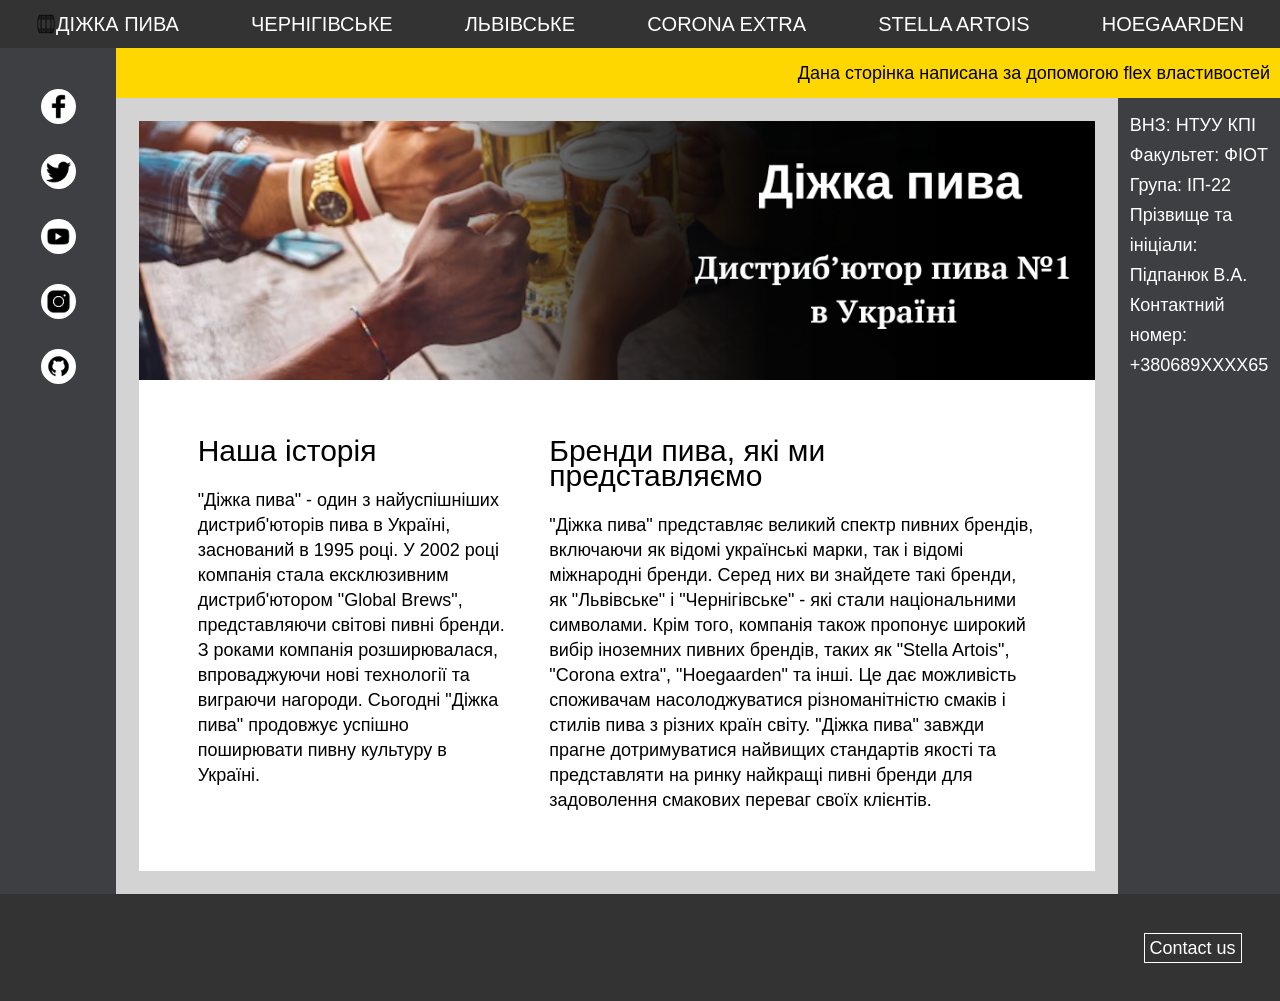
<file: index.html>
<!DOCTYPE html>
<html>
	<head>
		<title>title</title>
		<link rel="stylesheet" href="css/style.css" />
		<meta http-equiv="Content-type" content="text/html;charset=UTF-8" />
		<meta name="viewport" content="width = device - width" initial-scale = 1>
	</head>
	<body>
		<div class="content">
			<div class="navbar">
					<a href="index.html"><img src="img/icons8-wooden-beer-keg-100.png" alt="#">ДІЖКА ПИВА</a>
					<a href="chernihivske.html">ЧЕРНІГІВСЬКЕ</a>
					<a href="lvivske.html">ЛЬВІВСЬКЕ</a>
					<a href="corona.html">CORONA EXTRA</a>
					<a href="stella_artois.html">STELLA ARTOIS</a>
					<a href="hoegaarden.html">HOEGAARDEN</a>
			</div>
			<div class="row">
				<div class="block2">
					<div class="toolbar_item"><a class="icon" href="https://uk-ua.facebook.com/">
						<img src="img/icons8-facebook-500.png" alt="#">
					</a></div>
					<div class="toolbar_item"><a class="icon" href="https://twitter.com/" target="_blank">
						<img src="img/icons8-twitter-500.png" alt="#">
					</a></div>
					<div class="toolbar_item"><a class="icon" href="https://www.youtube.com/" target="_blank">
						<img src="img/icons8-youtube-500.png" alt="#">
					</a></div>
					<div class="toolbar_item"><a class="icon" href="https://www.instagram.com/" target="_blank">
						<img src="img/icons8-instagram-500.png" alt="#">
					</a></div>
					<div class="toolbar_item"><a class="icon" href="https://github.com/" target="_blank">
						<img src="img/icons8-github-512.png" alt="#">
					</a></div>

				</div>
				<div class="column">
					<div class="block3">
						Дана сторінка написана за допомогою flex властивостей
					</div>
					<div class="row">
						<div class="block4">
							<img src="img/mainwall.png" alt="#">
							<div class="main_text">
								<div class="main_text1">
									<h1>Наша історія</h1>
									<br>
									<b>
										"Діжка пива" - один з найуспішніших дистриб'юторів пива в Україні, заснований в 1995 році. У 2002 році компанія стала ексклюзивним дистриб'ютором "Global Brews", представляючи світові пивні бренди. З роками компанія розширювалася, впроваджуючи нові технології та виграючи нагороди. Сьогодні "Діжка пива" продовжує успішно поширювати пивну культуру в Україні.
									</b>	
								</div>
								<div class="main_text2">
									<h1>Бренди пива, які ми представляємо</h1>
								<br>
								<b>
									"Діжка пива" представляє великий спектр пивних брендів, включаючи як відомі українські марки, так і відомі міжнародні бренди. Серед них ви знайдете такі бренди, як "Львівське" і "Чернігівське" - які стали національними символами.

Крім того, компанія також пропонує широкий вибір іноземних пивних брендів, таких як "Stella Artois", "Corona extra", "Hoegaarden" та інші. Це дає можливість споживачам насолоджуватися різноманітністю смаків і стилів пива з різних країн світу.

"Діжка пива" завжди прагне дотримуватися найвищих стандартів якості та представляти на ринку найкращі пивні бренди для задоволення смакових переваг своїх клієнтів.
								</b>
								</div>
							</div>
						</div>
						<div class="block5">
							<div class="contacts">
								<ul>
									<li>ВНЗ: НТУУ КПІ</li>
									<li>Факультет: ФІОТ</li>
									<li>Група: ІП-22</li>
									<li>Прізвище та ініціали: Підпанюк В.А.</li>
									<li>Контактний номер: +380689ХХХХ65</li>
								</ul>
							</div>
						</div>
					</div>
				</div>
			</div>
			<div class="footer">
				<div class="footer_item">
					Contact us
				</div>
			</div>
		</div>
	</body>
</html>
</file>
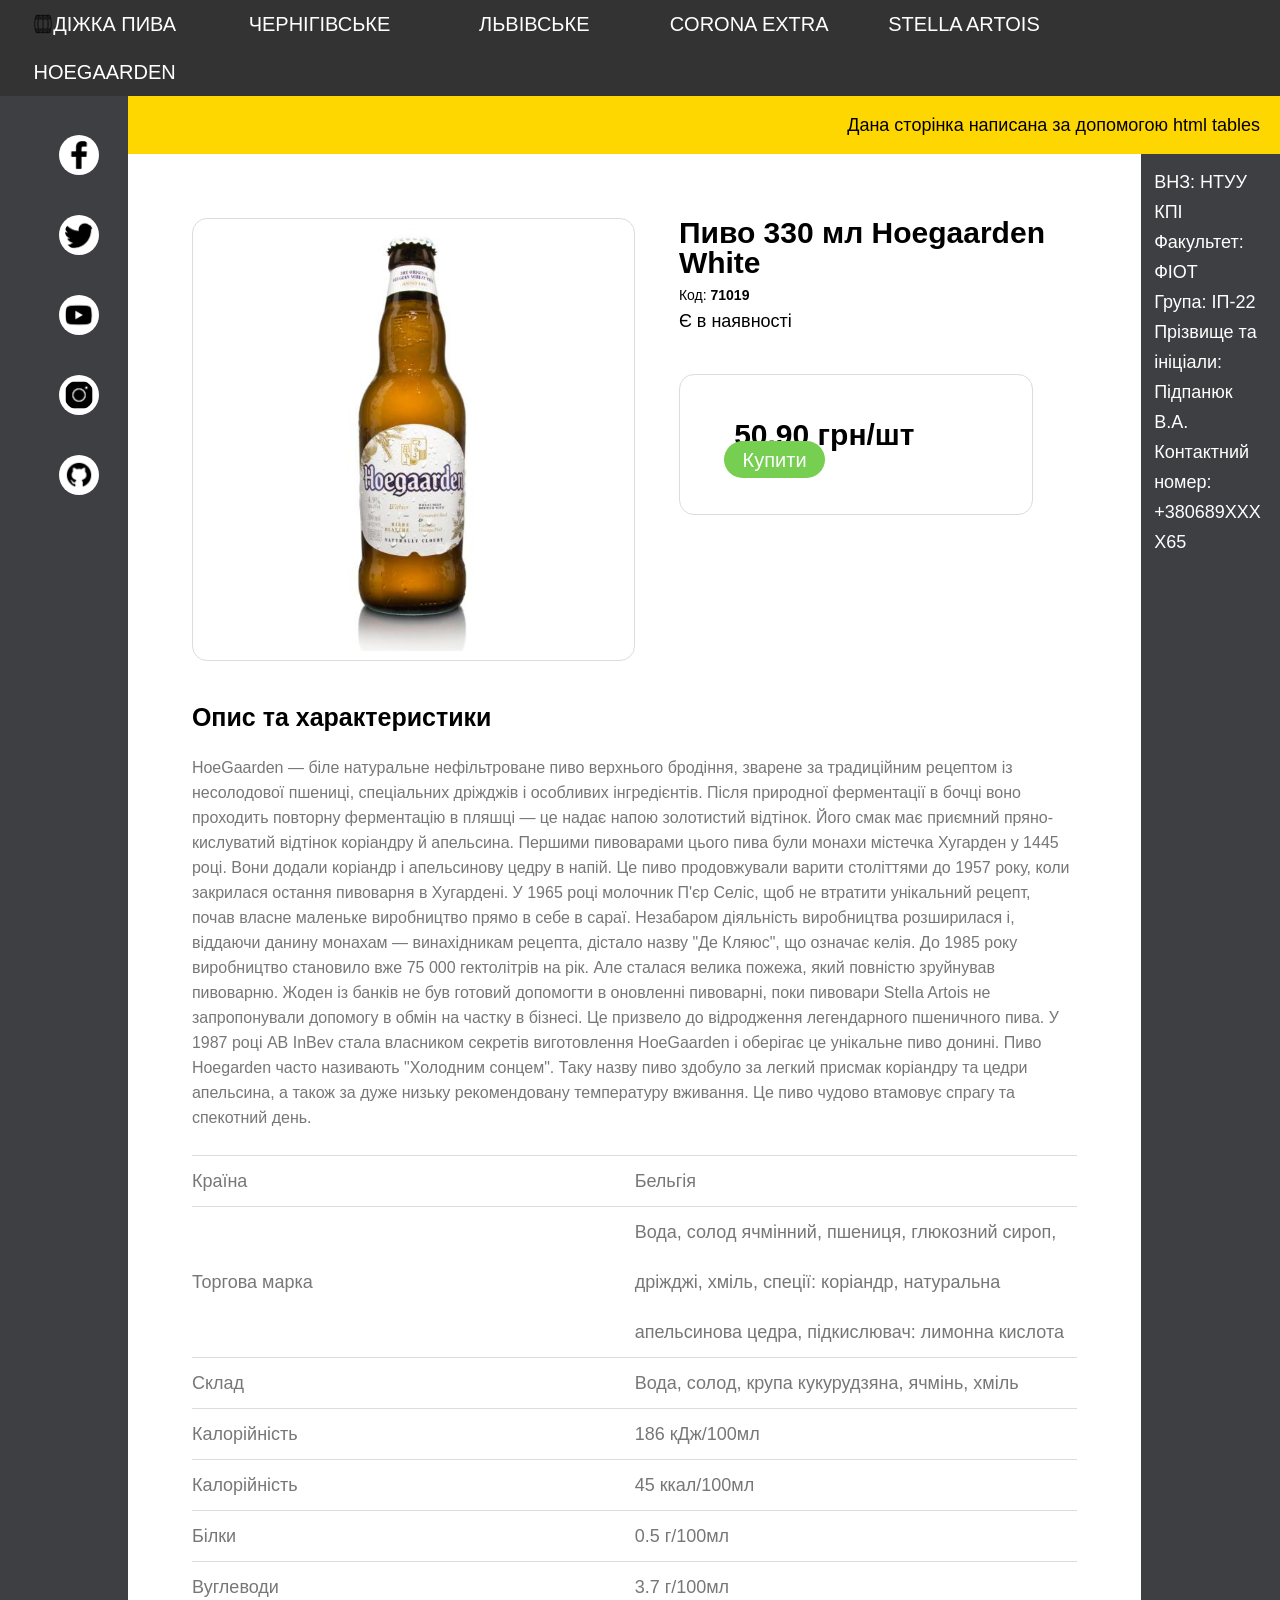
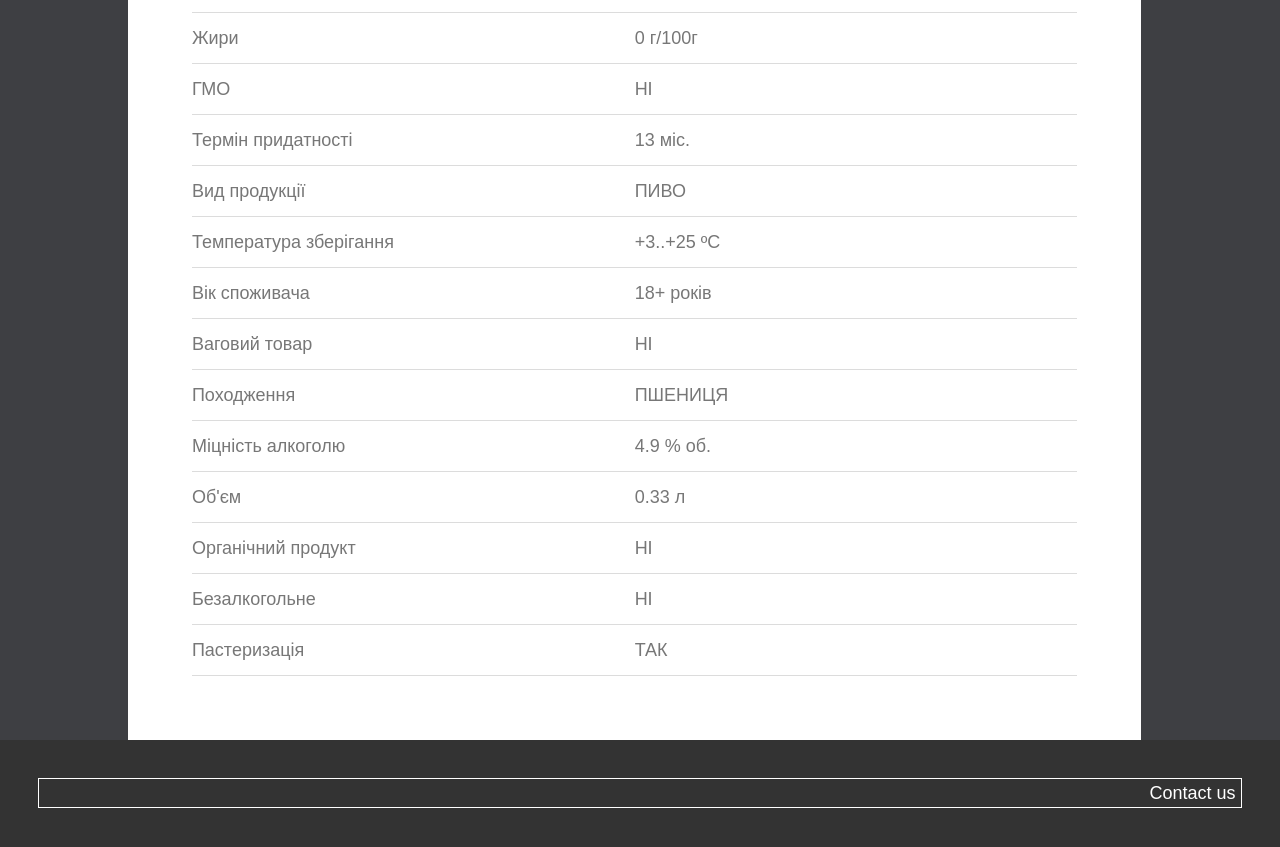
<file: hoegaarden.html>
<!DOCTYPE html>
	<head>
		<title>title</title>
		<!-- <link rel="stylesheet" href="css/side_pages_style_table.css" /> -->
		<meta http-equiv="Content-type" content="text/html;charset=UTF-8" />

		<style>
			@charset "UTF-8";
/*Обнуление*/
* {
  padding: 0;
  margin: 0;
  border: 0;
}

*, *:before, *:after {
  -webkit-box-sizing: border-box;
  box-sizing: border-box;
}

:focus, :active {
  outline: none;
}

a:focus, a:active {
  outline: none;
}

nav, footer, header, aside {
  display: block;
}

html, body {
  height: 100%;
  width: 100%;
  font-size: 100%;
  line-height: 1;
  font-size: 14px;
  -ms-text-size-adjust: 100%;
  -moz-text-size-adjust: 100%;
  -webkit-text-size-adjust: 100%;
}

input, button, textarea {
  font-family: inherit;
}

input::-ms-clear {
  display: none;
}

button {
  cursor: pointer;
}

button::-moz-focus-inner {
  padding: 0;
  border: 0;
}

a, a:visited {
  text-decoration: none;
}

a:hover {
  text-decoration: none;
}

ul li {
  list-style: none;
}

img {
  vertical-align: top;
}

h1, h2, h3, h4, h5, h6 {
  font-size: inherit;
  font-weight: inherit;
}

/*--------------------*/
body {
  background-color: lightgray;
  font-family: arial;
  margin: 0;
}

.content {
  width: fit-content;
  height: fit-content;
  font-size: 18px;
  overflow-wrap: break-word;
}

table{
  border-collapse: collapse;
}

.navbar {
  position: sticky;
  top: 0;
  width: 100%;
  height: fit-content;
  font-size: 20px;
  background-color: #333;
  color: white;
  table-layout: fixed;
}

.navbar img{
  color: white;
  height: 20px;
  width: 20px;
}



.navbar a {
  display: inline-block;
  color: white;
  width: 16.35%;
  min-width: 200px;
  padding: 14px 20px;
  text-decoration: none;
  text-align: center;
}

.navbar a:hover {
  background-color: #ddd;
  color: black;
}


.navbar img {
  color: white;
  height: 20px;
  width: 20px;
}

.block2 {
  width: 15%;
  vertical-align: top;
  width: 10%;
  padding: 1.5%;
  background-color: #3E3F43;
}

.block2 tr{
  width: 20%;
}

.block2 a {
  margin: 15px;
  justify-content: center;
  align-items: center;
  border-radius: 20px;
  height: 40px;
  width: 40px;
  margin-top: 20px;
  margin: 20px;
}

.block2 img {
  background-color: #fff;
  padding: 5px;
  border-radius: 20px;
  height: 40px;
  width: 40px;
  margin-top: 20px;
  margin: 20px;
}

.block3 {
  height: fit-content;
  padding: 20px;
  background-color: gold;
  text-align: right;
}

.block4 {
  min-width: 80%;
  width: fit-content;
  margin: 30px;
  padding: 5%;
  background-color: white;
}

.block4 img{
  border: 1px solid rgb(220, 220, 220);
  padding: 2%;
  border-radius: 15px;
}

.block4 img{
  width: 100%;
  height: auto;
}

.description_head{
  vertical-align: top;
  min-width: 150px;
  width: 50%;
  margin: 2%;
}


.block4 h1, h2{
  font-size: 30px;
  margin-left: 10%;
}

.block4 h1{
}

.description{

  padding-top: 5%;
  justify-content: start;
  flex-direction: column;
  font-size: 16px;
  font-weight: 200;
  line-height: 25px;
  color: #777;
}

.characteristic_item{
  border-top: 1px solid rgb(220, 220, 220);
  color: #777;
  line-height: 50px;
}
.characteristic_name{
  width: 50%;
}
.characteristic_value{
  width: 50%;
}

.description h2{
  font-size: 25px;
  color: #000;
  margin: 0;
}


.code{
  margin-top: 10px;
  margin-left: 10%;
  font-size: 14px;
  font-weight: normal;
}

.availability{
  margin-top: 10px;
  margin-left: 10%;
}

.price{
  border: 1px solid rgb(220, 220, 220);
  border-radius: 15px;
  margin: 10%;
  padding: 10%;
  margin-left: 10%;
}
.price b{
  font-size: 30px;
  padding: 10px;
}

.price a{
  padding: 3%;
  padding-right: 7%;
  padding-left: 7%;
  font-size: 20px;
  border-radius: 20px;
  background-color: rgb(118, 207, 81);
}

.price a:visited{
  color: #fff;
}
.price a:link{
  color: #fff;
}

.price a:hover{
  background-color: rgb(64, 159, 57);
}

.price a:active{
  background-color: rgb(64, 200, 40);
}


.block5 {
  vertical-align: top;
  font-size: 100%;
  background-color: white;
  width: 10%;
  background-color: #3E3F43;
  padding: 1%;
  color: #fff;
  line-height: 30px;
  overflow-wrap: break-word;
}


.footer{
  background-color: #333;
  color: white;
  padding: 3%;
}


.footer_item{
  text-align: right;
  right: 0;
  align-self: end;
  justify-self: end;
  padding: 5px;
  border: 1px solid white;
}
		</style>
	</head>
	<body>
		<div class="content">
		<table>
			<tr>
				<td class="navbar" colspan="5">
					<a href="index.html"><img src="img/icons8-wooden-beer-keg-100.png" alt="#">ДІЖКА ПИВА</a>
					<a href="chernihivske.html">ЧЕРНІГІВСЬКЕ</a>
					<a href="lvivske.html">ЛЬВІВСЬКЕ</a>
					<a href="corona.html">CORONA EXTRA</a>
					<a href="stella_artois.html">STELLA ARTOIS</a>
					<a href="hoegaarden.html">HOEGAARDEN</a>
				</td>
			</tr>

			<tr>
				<td class="block2" rowspan="2">
					<a class="icon" href="https://uk-ua.facebook.com/">
						<img src="img/icons8-facebook-500.png" alt="#">
					</a>
					<br>
					<a class="icon" href="https://twitter.com/" target="_blank">
						<img src="img/icons8-twitter-500.png" alt="#">
					</a>
					<br>
					<a class="icon" href="https://www.youtube.com/" target="_blank">
						<img src="img/icons8-youtube-500.png" alt="#">
					</a>
					<br>
					<a class="icon" href="https://www.instagram.com/" target="_blank">
						<img src="img/icons8-instagram-500.png" alt="#">
					</a>
					<br>
					<a class="icon" href="https://github.com/" target="_blank">
						<img src="img/icons8-github-512.png" alt="#">
					</a>
				</td>
				<td class="block3" colspan="2">
					Дана сторінка написана за допомогою html tables
				</td>
			</tr>
			<tr>
				<td class="block4">
					<table>
						<tr>
							<td class="photo"><img src="img/hoegaarden.jpg" alt="#"></td>
							<td class="description_head">
								<h1><b>Пиво 330 мл Hoegaarden White</b></h1>
								<div class="code">Код: <b>71019</b></div>
								<div class="availability">
									Є в наявності
								</div>
								<div class="price">
									<b>50.90 грн/шт</b>
									<a href="#">Купити</a>
								</div>
							</td>
						</tr>

						<tr>
							<td class="description" colspan="2">
								<h2><b>Опис та характеристики</b></h2>
								<br>
HoeGaarden — біле натуральне нефільтроване пиво верхнього бродіння, зварене за традиційним рецептом із несолодової пшениці, спеціальних дріжджів і особливих інгредієнтів. Після природної ферментації в бочці воно проходить повторну ферментацію в пляшці — це надає напою золотистий відтінок. Його смак має приємний пряно-кислуватий відтінок коріандру й апельсина.

Першими пивоварами цього пива були монахи містечка Хугарден у 1445 році. Вони додали коріандр і апельсинову цедру в напій. Це пиво продовжували варити століттями до 1957 року, коли закрилася остання пивоварня в Хугардені. У 1965 році молочник П'єр Селіс, щоб не втратити унікальний рецепт, почав власне маленьке виробництво прямо в себе в сараї. Незабаром діяльність виробництва розширилася і, віддаючи данину монахам — винахідникам рецепта, дістало назву "Де Кляюс", що означає келія.

До 1985 року виробництво становило вже 75 000 гектолітрів на рік. Але сталася велика пожежа, який повністю зруйнував пивоварню. Жоден із банків не був готовий допомогти в оновленні пивоварні, поки пивовари Stella Artois не запропонували допомогу в обмін на частку в бізнесі. Це призвело до відродження легендарного пшеничного пива.

У 1987 році AB InBev стала власником секретів виготовлення HoeGaarden і оберігає це унікальне пиво донині.

Пиво Hoegarden часто називають "Холодним сонцем". Таку назву пиво здобуло за легкий присмак коріандру та цедри апельсина, а також за дуже низьку рекомендовану температуру вживання. Це пиво чудово втамовує спрагу та спекотний день.									<br>
								<br>
							</td>
						</tr>

						<tr>
							<td colspan="2">
								<table>
								<tr class="characteristic_item">
									<td class="characteristic_name">Країна</td>
									<td class="characteristic_value">Бельгія</td>							
								</tr>
								<tr class="characteristic_item">
									<td class="characteristic_name">Торгова марка</td>
									<td class="characteristic_value">
Вода, солод ячмінний, пшениця, глюкозний сироп, дріжджі, хміль, спеції: коріандр, натуральна апельсинова цедра, підкислювач: лимонна кислота</td>
								</tr>
								<tr class="characteristic_item">
									<td class="characteristic_name">Склад</td>
									<td class="characteristic_value">Вода, солод, крупа кукурудзяна, ячмінь, хміль</td>
								</tr>
								<tr class="characteristic_item">
									<td class="characteristic_name">Калорійність</td>
									<td class="characteristic_value">186 кДж/100мл</td>
								</tr>
								<tr class="characteristic_item">
									<td class="characteristic_name">Калорійність</td>
									<td class="characteristic_value">45 ккал/100мл</td>
								</tr>
								<tr class="characteristic_item">
									<td class="characteristic_name">Білки</td>
									<td class="characteristic_value">0.5 г/100мл</td>
								</tr>
								<tr class="characteristic_item">
									<td class="characteristic_name">Вуглеводи</td>
									<td class="characteristic_value">3.7 г/100мл</td>
								</tr>
								<tr class="characteristic_item">
									<td class="characteristic_name">Жири</td>
									<td class="characteristic_value">0 г/100г</td>
								</tr>
								<tr class="characteristic_item">
									<td class="characteristic_name">ГМО</td>
									<td class="characteristic_value">НІ</td>
								</tr>
								<tr class="characteristic_item">
									<td class="characteristic_name">Термін придатності</td>
									<td class="characteristic_value">13 міс.</td>
								</tr>
								<tr class="characteristic_item">
									<td class="characteristic_name">Вид продукції</td>
									<td class="characteristic_value">ПИВО</td>
								</tr>
								<tr class="characteristic_item">
									<td class="characteristic_name">Температура зберігання</td>
									<td class="characteristic_value">+3..+25 ºC</td>
								</tr>
								<tr class="characteristic_item">
									<td class="characteristic_name">Вік споживача</td>
									<td class="characteristic_value">18+ років</td>
								</tr>
								<tr class="characteristic_item">
									<td class="characteristic_name">Ваговий товар</td>
									<td class="characteristic_value">НІ</td>
								</tr>
								<tr class="characteristic_item">
									<td class="characteristic_name">Походження</td>
									<td class="characteristic_value">ПШЕНИЦЯ</td>
								</tr>
								<tr class="characteristic_item">
									<td class="characteristic_name">Міцність алкоголю</td>
									<td class="characteristic_value">4.9 % об.</td>
								</tr>
								<tr class="characteristic_item">
									<td class="characteristic_name">Об'єм</td>
									<td class="characteristic_value">0.33 л</td>
								</tr>
								<tr class="characteristic_item">
									<td class="characteristic_name">Органічний продукт</td>
									<td class="characteristic_value">НІ</td>
								</tr>
								<tr class="characteristic_item">
									<td class="characteristic_name">Безалкогольне</td>
									<td class="characteristic_value">НІ</td>
								</tr>
								<tr class="characteristic_item">
									<td class="characteristic_name">Пастеризація</td>
									<td class="characteristic_value">ТАК</td>
								</tr>
								<tr class="characteristic_item">
									<td class="characteristic_name"></td>
									<td class="characteristic_value"></td>
								</tr>
								</table>
							</td>
						</tr>
					</table>
				</td>
				<td class="block5">
						<div class="contacts">
							<ul>
								<li>ВНЗ: НТУУ КПІ</li>
								<li>Факультет: ФІОТ</li>
								<li>Група: ІП-22</li>
								<li>Прізвище та ініціали: <br>Підпанюк В.А.</li>
								<li>Контактний номер: +380689ХХХХ65</li>
							</ul>
						</div>
				</td>
			</tr>

			<tr>
				<td class="footer" colspan="4">
						<div class="footer_item">
						Contact us
					</div>
				</td>
			</tr>
		</table>
		</div>
	</body>
</html>
</file>
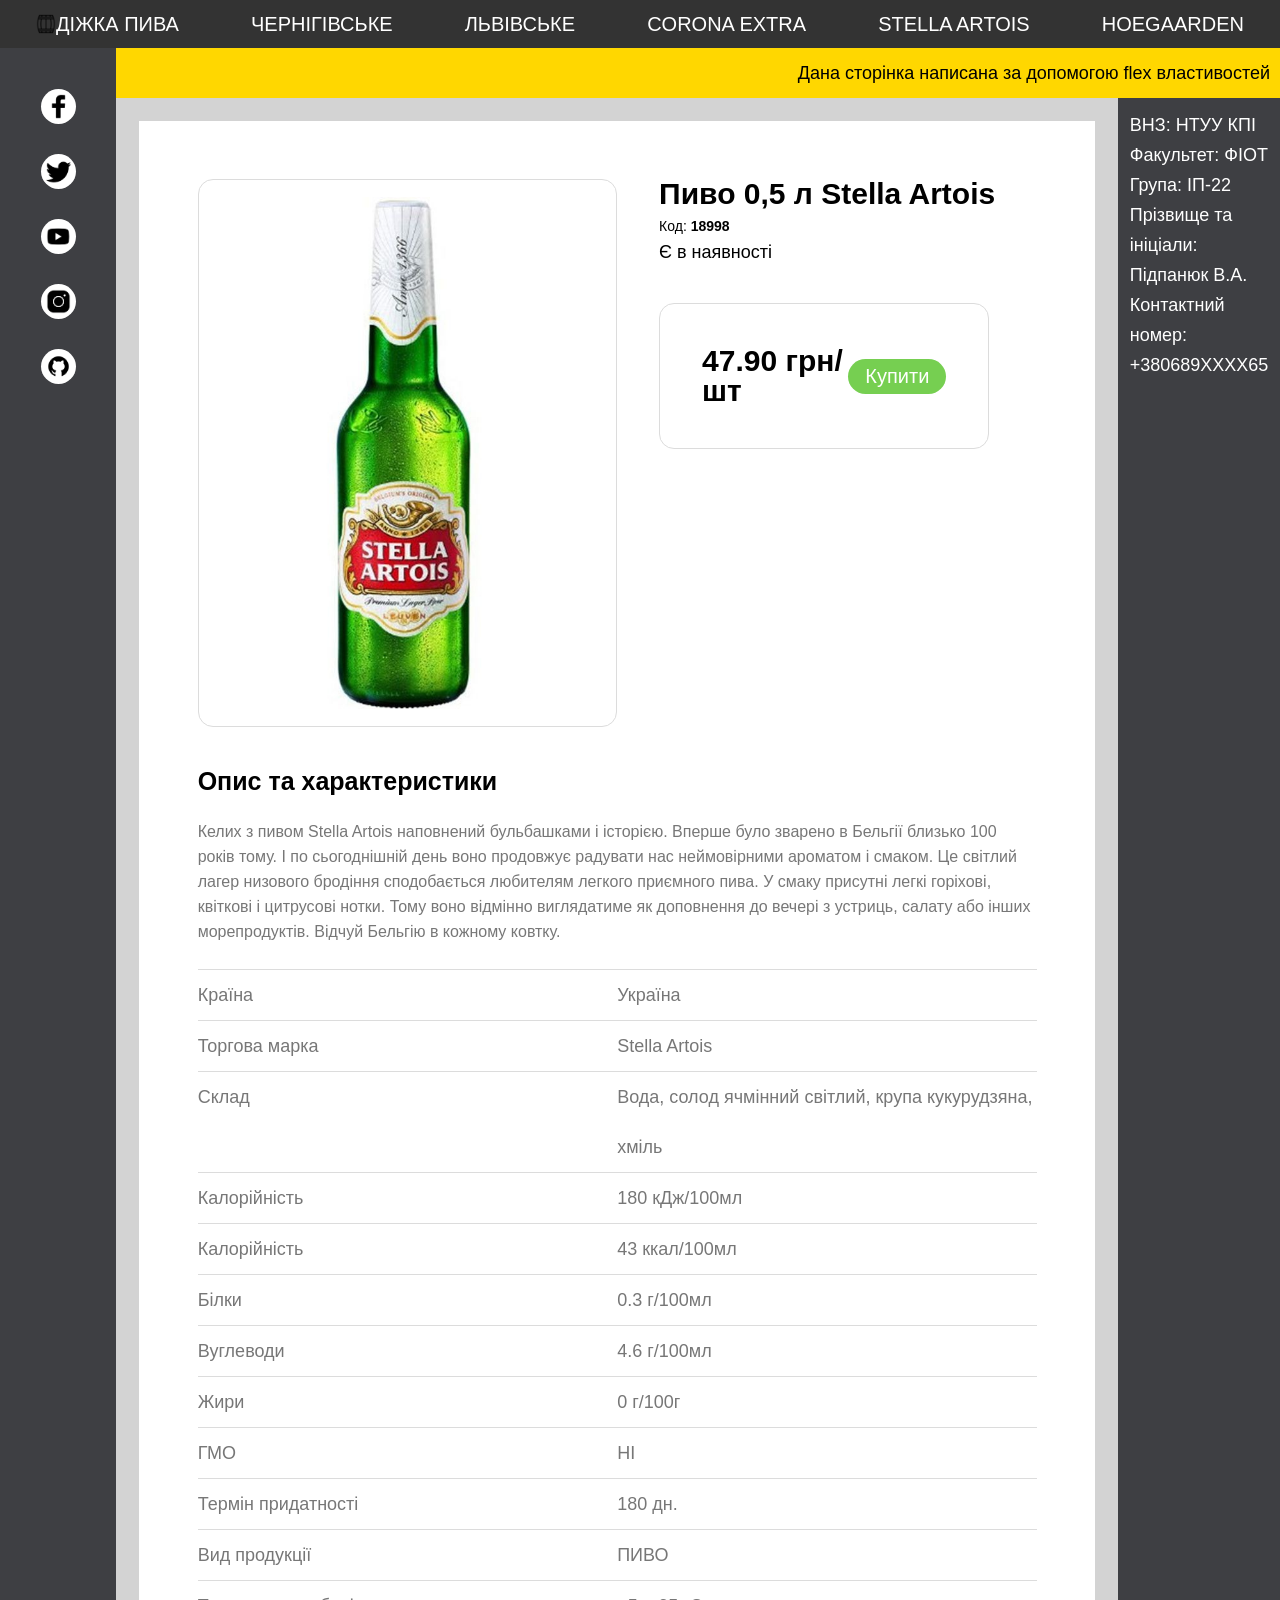
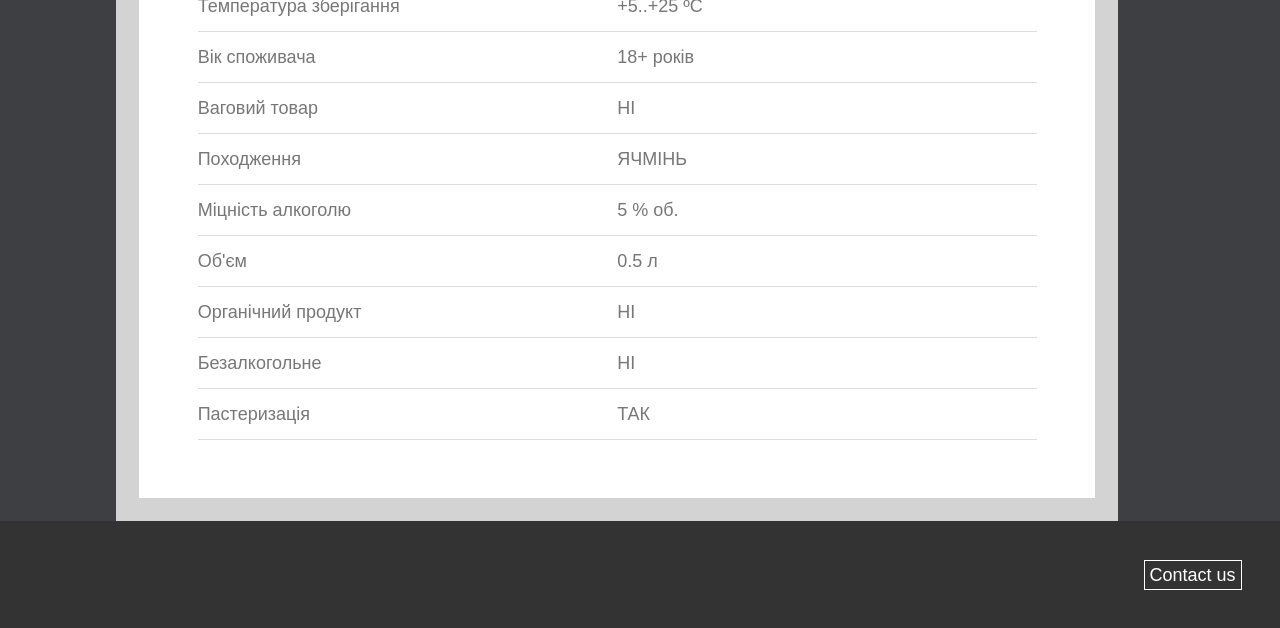
<file: stella_artois.html>
<!DOCTYPE html>
	<head>
		<title>title</title>
		<link rel="stylesheet" href="css/side_pages_style.css" />
		<meta http-equiv="Content-type" content="text/html;charset=UTF-8" />
	</head>
	<body>
		<div class="content">
			<div class="navbar">
					<a href="index.html"><img src="img/icons8-wooden-beer-keg-100.png" alt="#">ДІЖКА ПИВА</a>
					<a href="chernihivske.html">ЧЕРНІГІВСЬКЕ</a>
					<a href="lvivske.html">ЛЬВІВСЬКЕ</a>
					<a href="corona.html">CORONA EXTRA</a>
					<a href="stella_artois.html">STELLA ARTOIS</a>
					<a href="hoegaarden.html">HOEGAARDEN</a>
			</div>
			<div class="row">
				<div class="block2">
					<a class="icon" href="https://uk-ua.facebook.com/">
						<img src="img/icons8-facebook-500.png" alt="#">
					</a>
					<a class="icon" href="https://twitter.com/" target="_blank">
						<img src="img/icons8-twitter-500.png" alt="#">
					</a>
					<a class="icon" href="https://www.youtube.com/" target="_blank">
						<img src="img/icons8-youtube-500.png" alt="#">
					</a>
					<a class="icon" href="https://www.instagram.com/" target="_blank">
						<img src="img/icons8-instagram-500.png" alt="#">
					</a>
					<a class="icon" href="https://github.com/" target="_blank">
						<img src="img/icons8-github-512.png" alt="#">
					</a>

				</div>
				<div class="column">
					<div class="block3">
						Дана сторінка написана за допомогою flex властивостей
					</div>
					<div class="row">
						<div class="block4">
							<div class="row">
							<img src="img/Stella_Artois.jpg" alt="#">
							<div class="column">
								<h1><b>Пиво 0,5 л Stella Artois</b></h1>
								<div class="code">Код: <b>18998</b></div>
								<div class="availability">
									Є в наявності
								</div>
								<div class="price">
									<b>47.90 грн/шт</b>
									<a href="#">Купити</a>
								</div>
							</div>
							</div>
								<div class="description">
									<h2><b>Опис та характеристики</b></h2>
									<br>
Келих з пивом Stella Artois наповнений бульбашками і історією. Вперше було зварено в Бельгії близько 100 років тому. І по сьогоднішній день воно продовжує радувати нас неймовірними ароматом і смаком. Це світлий лагер низового бродіння сподобається любителям легкого приємного пива. У смаку присутні легкі горіхові, квіткові і цитрусові нотки. Тому воно відмінно виглядатиме як доповнення до вечері з устриць, салату або інших морепродуктів. Відчуй Бельгію в кожному ковтку.									<br>
								<br>
								</div>
								
								<div class="characteristic_item">
									<div class="characteristic_name">Країна</div>
									<div class="characteristic_value">Україна</div>
								</div>
								<div class="characteristic_item">
									<div class="characteristic_name">Торгова марка</div>
									<div class="characteristic_value">Stella Artois</div>
								</div>
								<div class="characteristic_item">
									<div class="characteristic_name">Склад</div>
									<div class="characteristic_value">Вода, солод ячмінний світлий, крупа кукурудзяна, хміль</div>
								</div>
								<div class="characteristic_item">
									<div class="characteristic_name">Калорійність</div>
									<div class="characteristic_value">180 кДж/100мл</div>
								</div>
								<div class="characteristic_item">
									<div class="characteristic_name">Калорійність</div>
									<div class="characteristic_value">43 ккал/100мл</div>
								</div>
								<div class="characteristic_item">
									<div class="characteristic_name">Білки</div>
									<div class="characteristic_value">0.3 г/100мл</div>
								</div>
								<div class="characteristic_item">
									<div class="characteristic_name">Вуглеводи</div>
									<div class="characteristic_value">4.6 г/100мл</div>
								</div>
								<div class="characteristic_item">
									<div class="characteristic_name">Жири</div>
									<div class="characteristic_value">0 г/100г</div>
								</div>
								<div class="characteristic_item">
									<div class="characteristic_name">ГМО</div>
									<div class="characteristic_value">НІ</div>
								</div>
								<div class="characteristic_item">
									<div class="characteristic_name">Термін придатності</div>
									<div class="characteristic_value">180 дн.</div>
								</div>
								<div class="characteristic_item">
									<div class="characteristic_name">Вид продукції</div>
									<div class="characteristic_value">ПИВО</div>
								</div>
								<div class="characteristic_item">
									<div class="characteristic_name">Температура зберігання</div>
									<div class="characteristic_value">+5..+25 ºC</div>
								</div>
								<div class="characteristic_item">
									<div class="characteristic_name">Вік споживача</div>
									<div class="characteristic_value">18+ років</div>
								</div>
								<div class="characteristic_item">
									<div class="characteristic_name">Ваговий товар</div>
									<div class="characteristic_value">НІ</div>
								</div>
								<div class="characteristic_item">
									<div class="characteristic_name">Походження</div>
									<div class="characteristic_value">ЯЧМІНЬ</div>
								</div>
								<div class="characteristic_item">
									<div class="characteristic_name">Міцність алкоголю</div>
									<div class="characteristic_value">5 % об.</div>
								</div>
								<div class="characteristic_item">
									<div class="characteristic_name">Об'єм</div>
									<div class="characteristic_value">0.5 л</div>
								</div>
								<div class="characteristic_item">
									<div class="characteristic_name">Органічний продукт</div>
									<div class="characteristic_value">НІ</div>
								</div>
								<div class="characteristic_item">
									<div class="characteristic_name">Безалкогольне</div>
									<div class="characteristic_value">НІ</div>
								</div>
								<div class="characteristic_item">
									<div class="characteristic_name">Пастеризація</div>
									<div class="characteristic_value">ТАК</div>
								</div>
								<div class="characteristic_item">
									<div class="characteristic_name"></div>
									<div class="characteristic_value"></div>
								</div>
						</div>
						<div class="block5">
							<div class="contacts">
								<ul>
									<li>ВНЗ: НТУУ КПІ</li>
									<li>Факультет: ФІОТ</li>
									<li>Група: ІП-22</li>
									<li>Прізвище та ініціали: Підпанюк В.А.</li>
									<li>Контактний номер: +380689ХХХХ65</li>
								</ul>
							</div>
						</div>
					</div>
				</div>
			</div>
			<div class="footer">
				<div class="footer_item">
					Contact us
				</div>
			</div>
	</body>
</html>
</file>
<file: css/style.css>
@charset "UTF-8";
* {
  padding: 0;
  margin: 0;
  border: 0;
}

*, *:before, *:after {
  -webkit-box-sizing: border-box;
  box-sizing: border-box;
}

:focus, :active {
  outline: none;
}

a:focus, a:active {
  outline: none;
}

nav, footer, header, aside {
  display: block;
}

html, body {
  height: 100%;
  width: 100%;
  font-size: 100%;
  line-height: 1;
  font-size: 14px;
  -ms-text-size-adjust: 100%;
  -moz-text-size-adjust: 100%;
  -webkit-text-size-adjust: 100%;
}

input, button, textarea {
  font-family: inherit;
}

input::-ms-clear {
  display: none;
}

button {
  cursor: pointer;
}

button::-moz-focus-inner {
  padding: 0;
  border: 0;
}

a, a:visited {
  text-decoration: none;
}

a:hover {
  text-decoration: none;
}

ul li {
  list-style: none;
}

img {
  vertical-align: top;
}

h1, h2, h3, h4, h5, h6 {
  font-size: inherit;
  font-weight: inherit;
}

/*--------------------*/
body {
  background-color: lightgray;
  font-family: arial;
  margin: 0;
}


.content{
  width: 100%;
  height: 100%;
  display: flex;
  flex-direction: column;
  font-size: 18px;
}



.navbar {
  font-size: 20px;
  top: 0;
  position: sticky;
  background-color: #333;
  color: white;  
  display: flex;
  text-align: center;
  align-items: center;
  justify-content: space-between;
  flex-wrap: wrap;
}

.navbar a{
  flex-grow: 1;
  color: white;
  padding: 14px 20px;
  text-decoration: none;
}

.navbar a:hover {
  background-color: #ddd;
  color: black;
}

.navbar img{
  color: white;
  height: 20px;
  width: 20px;
}
.row{
  display: flex;
  flex-direction: row;
  flex:1;
}

.column{
  display: flex;
  flex-direction: column;
  flex-grow: 1;
}

.block2 {
  width: 15%;
  display: flex;
  flex-direction: column;
  align-items: center;
  padding: 2%;
  background-color: #3E3F43;
}

.block2 a{
  margin: 15px;
  display: flex;
  justify-content: center;
  align-items: center;
  background-color: #fff;
  border-radius: 17.5px;
  height: 35px;
  width: 35px;
}
.block2 img{
  height: 25px;
  width: 25px;
}

.block3{
  height: fit-content;
  background-color: gold;
  text-align: right;
  line-height: 30px;
  padding: 10px;
}

.block4 {
  margin: 2%;
  background-color: white;
  display: flex;
  flex-direction: column;

  flex-wrap: wrap;
}

.block4 img{
  width: 100%;
}

.main_text {
  line-height: 25px;
  display: flex;
  padding: 4%;
  flex-wrap: wrap;

  flex-direction: row;
/*  flex-shrink: 1;*/
}

.main_text1{
  width: 40%;
  min-width: 250px;
  padding: 20px;
  display: flex;
  flex-direction: column;
}

.main_text2{
  width: 60%;
  min-width: 250px;
  padding: 20px;
  display: flex;
  flex-direction: column;
}

.main_text1 b{
  font-weight: normal;
}
.main_text2 b{
  font-weight: normal;
}

.main_text1 h1{
  font-size: 30px;
}
.main_text2 h1{
  font-size: 30px;
}

.block5 {
  font-size: 100%;
  background-color: white;
  width: 20%;
  background-color: #3E3F43;
  padding: 1%;
  color: #fff;
  line-height: 30px;
  overflow-wrap: break-word;
}


.footer{
  background-color: #333;
  bottom: 0;
  color: white;
  display: flex;
  justify-content: end;
  padding: 3%;
}


.footer_item{
  padding: 5px;
  border: 1px solid white;
}


@media only screen and (max-device-width: 767px) {

  .content{
    height: fit-content;
    flex-grow: 0;
    min-height: 100%;
  }

  .navbar{
    position: relative;
    font-size: 50px;
  }

  .block2{
  }  

  .block2 a{
  margin: 15px;
  display: flex;
  justify-content: center;
  align-items: center;
  background-color: #fff;
  border-radius: 25px;
  height: 50px;
  width: 50px;
}
.block2 img{
  height: 40px;
  width: 40px;
}

  .main_text{
    display: flex;
    flex-wrap: wrap;
    justify-content: center;
  }

  .main_text h1{
    font-size: 90px;
    line-height: 110px;
  }

  .main_text1, .main_text2{
    font-size: 50px;
    line-height: 60px;
    width: 100%;
  }

  .row{
    width: 100%;
    flex-direction: column;
  }

  .block2, .block5, .block3{
    font-size: 50px;
    line-height: 60px;
    justify-content: center;
    width: 100%;
    flex-direction: row;
  }

  .block4{
/*    justify-content: center;*/
    flex-grow: 1;
    height: 100%;
  }

  .footer{
    font-size: 50px;
  }
}
</file>
<file: css/side_pages_style_table.css>
@charset "UTF-8";
/*Обнуление*/
* {
  padding: 0;
  margin: 0;
  border: 0;
}

*, *:before, *:after {
  -webkit-box-sizing: border-box;
  box-sizing: border-box;
}

:focus, :active {
  outline: none;
}

a:focus, a:active {
  outline: none;
}

nav, footer, header, aside {
  display: block;
}

html, body {
  height: 100%;
  width: 100%;
  font-size: 100%;
  line-height: 1;
  font-size: 14px;
  -ms-text-size-adjust: 100%;
  -moz-text-size-adjust: 100%;
  -webkit-text-size-adjust: 100%;
}

input, button, textarea {
  font-family: inherit;
}

input::-ms-clear {
  display: none;
}

button {
  cursor: pointer;
}

button::-moz-focus-inner {
  padding: 0;
  border: 0;
}

a, a:visited {
  text-decoration: none;
}

a:hover {
  text-decoration: none;
}

ul li {
  list-style: none;
}

img {
  vertical-align: top;
}

h1, h2, h3, h4, h5, h6 {
  font-size: inherit;
  font-weight: inherit;
}

/*--------------------*/
body {
  background-color: lightgray;
  font-family: arial;
  margin: 0;
}

.content {
  width: fit-content;
  height: fit-content;
  font-size: 18px;
  overflow-wrap: break-word;
}

table{
  border-collapse: collapse;
}

.navbar {
  position: sticky;
  top: 0;
  width: 100%;
  height: fit-content;
  font-size: 20px;
  background-color: #333;
  color: white;
  table-layout: fixed;
}

.navbar img{
  color: white;
  height: 20px;
  width: 20px;
}



.navbar a {
  display: inline-block;
  color: white;
  width: 16.35%;
  min-width: 200px;
  padding: 14px 20px;
  text-decoration: none;
  text-align: center;
}

.navbar a:hover {
  background-color: #ddd;
  color: black;
}


.navbar img {
  color: white;
  height: 20px;
  width: 20px;
}

.block2 {
  width: 15%;
  vertical-align: top;
  width: 10%;
  padding: 1.5%;
  background-color: #3E3F43;
}

.block2 tr{
  width: 20%;
}

.block2 a {
  margin: 15px;
  justify-content: center;
  align-items: center;
  border-radius: 20px;
  height: 40px;
  width: 40px;
  margin-top: 20px;
  margin: 20px;
}

.block2 img {
  background-color: #fff;
  padding: 5px;
  border-radius: 20px;
  height: 40px;
  width: 40px;
  margin-top: 20px;
  margin: 20px;
}

.block3 {
  height: fit-content;
  padding: 20px;
  background-color: gold;
  text-align: right;
}

.block4 {
  min-width: 80%;
  width: fit-content;
  margin: 30px;
  padding: 5%;
  background-color: white;
}

.block4 img{
  border: 1px solid rgb(220, 220, 220);
  padding: 2%;
  border-radius: 15px;
}

.block4 img{
  width: 100%;
  height: auto;
}

.description_head{
  vertical-align: top;
  min-width: 150px;
  width: 50%;
  margin: 2%;
}


.block4 h1, h2{
  font-size: 30px;
  margin-left: 10%;
}

.block4 h1{
}

.description{

  padding-top: 5%;
  justify-content: start;
  flex-direction: column;
  font-size: 16px;
  font-weight: 200;
  line-height: 25px;
  color: #777;
}

.characteristic_item{
  border-top: 1px solid rgb(220, 220, 220);
  color: #777;
  line-height: 50px;
}
.characteristic_name{
  width: 50%;
}
.characteristic_value{
  width: 50%;
}

.description h2{
  font-size: 25px;
  color: #000;
  margin: 0;
}


.code{
  margin-top: 10px;
  margin-left: 10%;
  font-size: 14px;
  font-weight: normal;
}

.availability{
  margin-top: 10px;
  margin-left: 10%;
}

.price{
  border: 1px solid rgb(220, 220, 220);
  border-radius: 15px;
  margin: 10%;
  padding: 10%;
  margin-left: 10%;
}
.price b{
  font-size: 30px;
  padding: 10px;
}

.price a{
  padding: 3%;
  padding-right: 7%;
  padding-left: 7%;
  font-size: 20px;
  border-radius: 20px;
  background-color: rgb(118, 207, 81);
}

.price a:visited{
  color: #fff;
}
.price a:link{
  color: #fff;
}

.price a:hover{
  background-color: rgb(64, 159, 57);
}

.price a:active{
  background-color: rgb(64, 200, 40);
}


.block5 {
  vertical-align: top;
  font-size: 100%;
  background-color: white;
  width: 10%;
  background-color: #3E3F43;
  padding: 1%;
  color: #fff;
  line-height: 30px;
  overflow-wrap: break-word;
}


.footer{
  background-color: #333;
  color: white;
  padding: 3%;
}


.footer_item{
  text-align: right;
  right: 0;
  align-self: end;
  justify-self: end;
  padding: 5px;
  border: 1px solid white;
}
</file>
<file: css/side_pages_style.css>
@charset "UTF-8";
* {
  padding: 0;
  margin: 0;
  border: 0;
}

*, *:before, *:after {
  -webkit-box-sizing: border-box;
  box-sizing: border-box;
}

:focus, :active {
  outline: none;
}

a:focus, a:active {
  outline: none;
}

nav, footer, header, aside {
  display: block;
}

html, body {
  height: 100%;
  width: 100%;
  font-size: 100%;
  line-height: 1;
  font-size: 14px;
  -ms-text-size-adjust: 100%;
  -moz-text-size-adjust: 100%;
  -webkit-text-size-adjust: 100%;
}

input, button, textarea {
  font-family: inherit;
}

input::-ms-clear {
  display: none;
}

button {
  cursor: pointer;
}

button::-moz-focus-inner {
  padding: 0;
  border: 0;
}

a, a:visited {
  text-decoration: none;
}

a:hover {
  text-decoration: none;
}

ul li {
  list-style: none;
}

img {
  vertical-align: top;
}

h1, h2, h3, h4, h5, h6 {
  font-size: inherit;
  font-weight: inherit;
}

/*--------------------*/
body {
  background-color: lightgray;
  font-family: arial;
  margin: 0;
}

.content{
  overflow-wrap: break-word;
  width: 100%;
  height: 100%;
  display: flex;
  flex-direction: column;
  font-size: 18px;
}


.navbar {
  font-size: 20px;
  position: sticky;
  top: 0;
  z-index: 1;
  background-color: #333;
  color: white;  
  display: flex;
  text-align: center;
  align-items: center;
  justify-content: space-between;
  flex-wrap: wrap;
}

.navbar a{
  flex-grow: 1;
  color: white;
  padding: 14px 20px;
  text-decoration: none;
}
.navbar a:hover {
  background-color: #ddd;
  color: black;
}

.navbar img{
  color: white;
  height: 20px;
  width: 20px;
}

.row{
  display: flex;
  flex-direction: row;
  flex-grow: 1;
}

.column{
  display: flex;

  flex-direction: column;
  flex-grow: 1;
}

.block2 {
  width: 15%;
  display: flex;
  flex-direction: column;
  align-items: center;
  padding: 2%;
  background-color: #3E3F43;
}

.block2 a{
  margin: 15px;
  display: flex;
  justify-content: center;
  align-items: center;
  background-color: #fff;
  border-radius: 17.5px;
  height: 35px;
  width: 35px;
}
.block2 img{
  height: 25px;
  width: 25px;
}
.block3{
  height: fit-content;
  background-color: gold;
  text-align: right;
  line-height: 30px;
  padding: 10px;
}

.block4 {
  padding: 5%;
  margin: 2%;
  background-color: white;
  display: flex;
  flex-direction: column;
}

.block4 .column{
  width: 50%;
}
.block4 .row{
  flex-wrap: wrap;
}

.block4 img{
  border: 1px solid rgb(220, 220, 220);
  padding: 2%;
  border-radius: 15px;
  max-width: 50%;
  min-width: 200px;
}




.block4 h1, h2{
  font-size: 30px;
  margin-left: 10%;
}

.description{
  padding-top: 5%;
  display: flex;
  justify-content: start;
  flex-direction: column;
  font-size: 16px;
  font-weight: 200;
  line-height: 25px;
  color: #777;
}

.characteristic_item{
  border-top: 1px solid rgb(220, 220, 220);
  display: flex;
  color: #777;
  line-height: 50px;
}
.characteristic_name{
  width: 50%;
}
.characteristic_value{
  width: 50%;
}

.description h2{
  font-size: 25px;
  color: #000;
  margin: 0;
}


.code{
  margin-top: 10px;
  margin-left: 10%;
  font-size: 14px;
  font-weight: normal;
}

.availability{
  margin-top: 10px;
  margin-left: 10%;
}

.price{
  width: fit-content;
  border: 1px solid rgb(220, 220, 220);
  display: flex;
  justify-content: space-between;
  align-items: center;
  border-radius: 15px;
  margin: 10%;
  padding: 10%;
  margin-left: 10%;
}
.price b{
  font-size: 30px;
}

.price a{
  padding: 3%;
  padding-right: 7%;
  padding-left: 7%;
  font-size: 20px;
  border-radius: 20px;
  background-color: rgb(118, 207, 81);
}

.price a:visited{
  color: #fff;
}
.price a:link{
  color: #fff;
}

.price a:hover{
  background-color: rgb(64, 159, 57);
}

.price a:active{
  background-color: rgb(64, 200, 40);
}


.block5 {
  font-size: 100%;
  background-color: white;
  width: 20%;
  background-color: #3E3F43;
  padding: 1%;
  color: #fff;
  line-height: 30px;
  overflow-wrap: break-word;
}


.footer{
  background-color: #333;
  bottom: 0;
  color: white;
  display: flex;
  justify-content: end;
  padding: 3%;
}


.footer_item{
  padding: 5px;
  border: 1px solid white;
}
</file>
